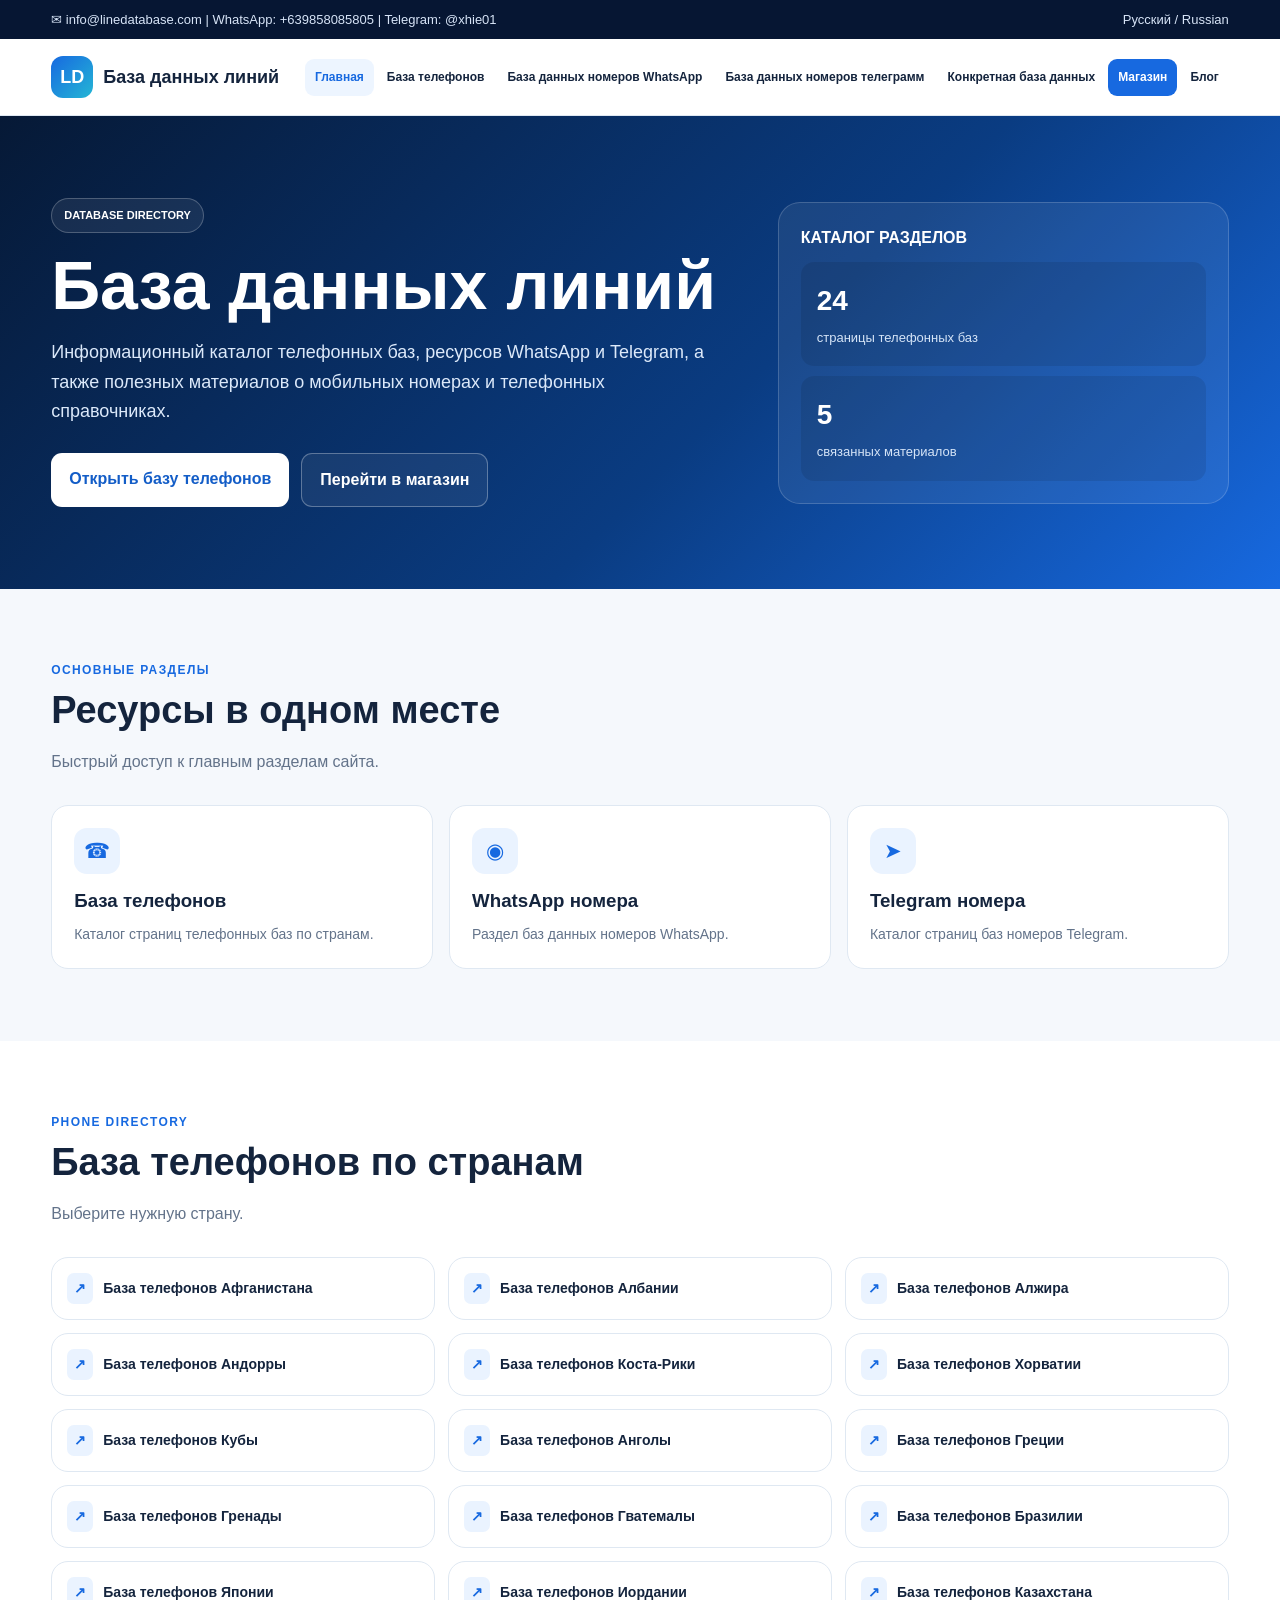
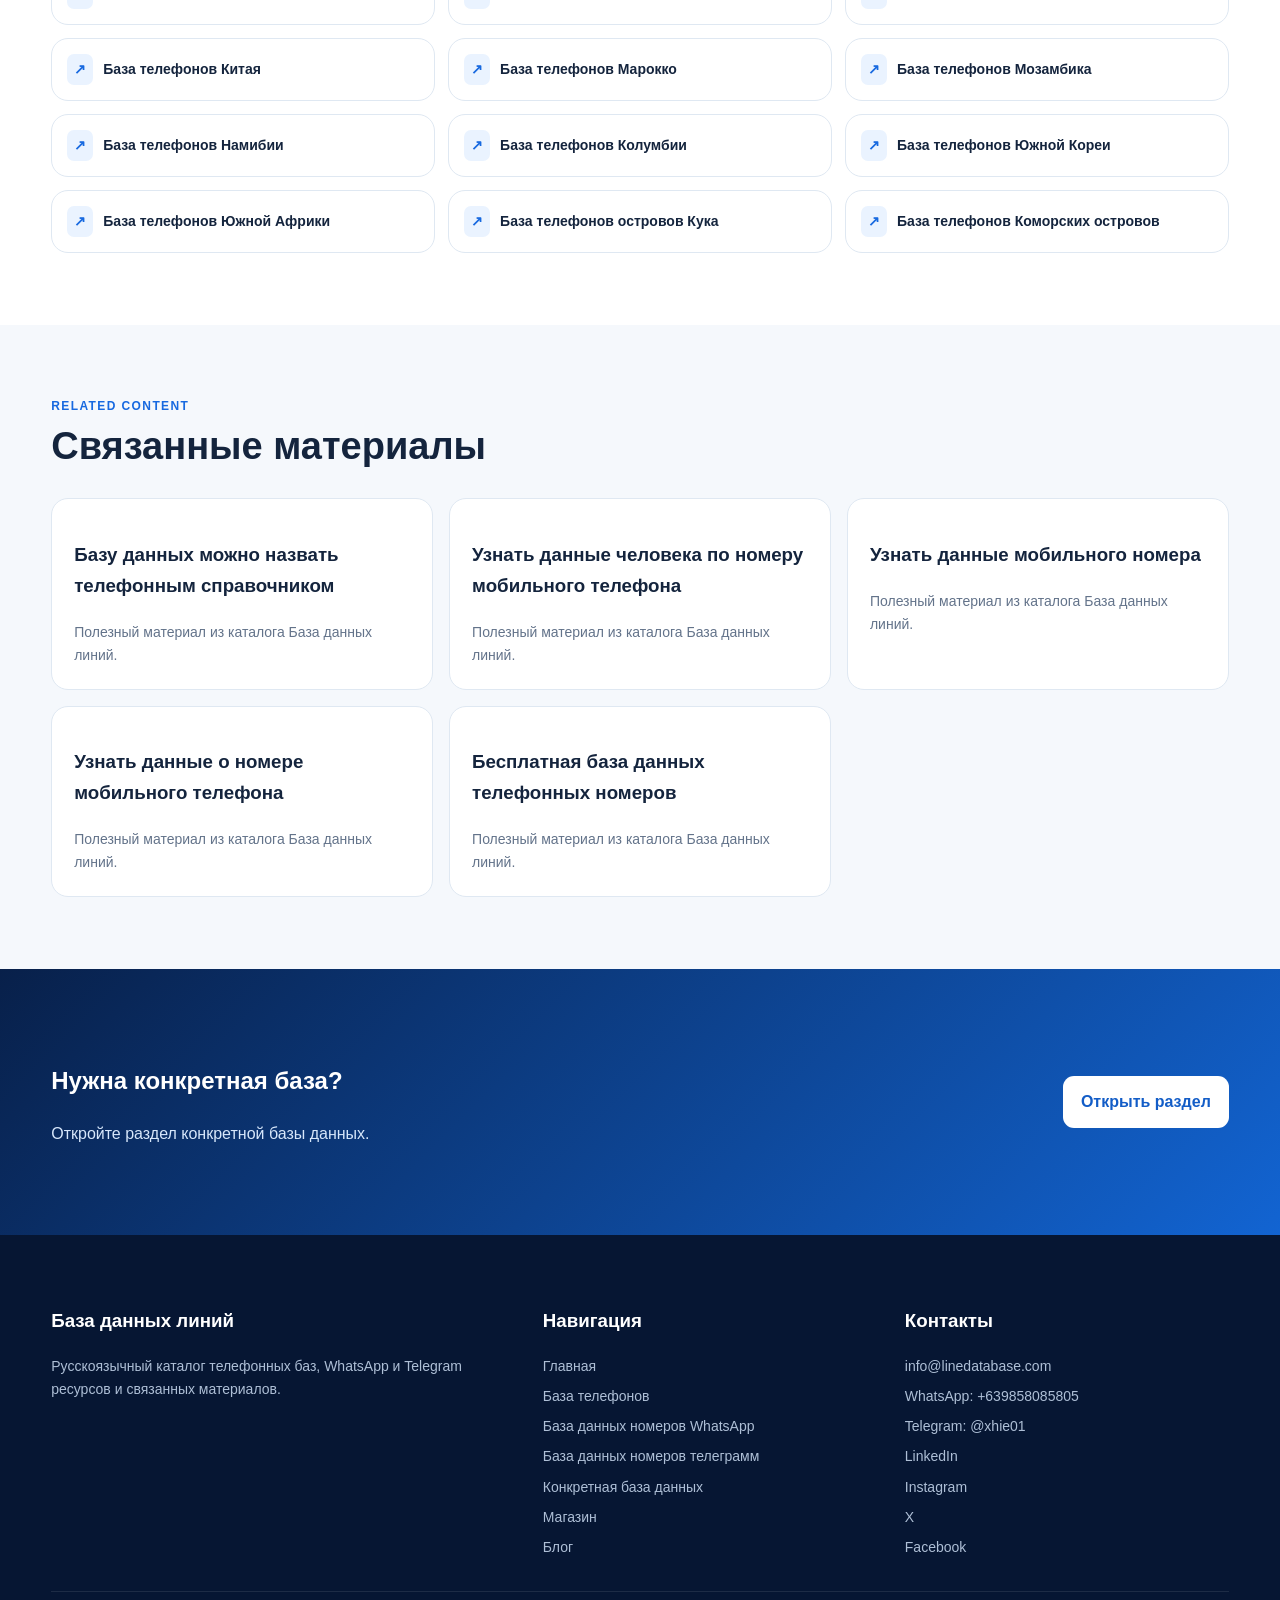
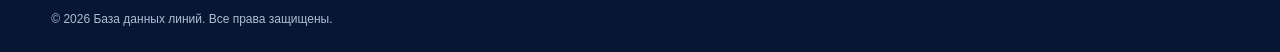
<file: index.html>
<!doctype html><html lang="ru"><head><meta charset="utf-8"><meta name="viewport" content="width=device-width,initial-scale=1"><title>База данных линий | Телефонные базы</title><meta name="description" content="База данных линий — телефонные базы, WhatsApp и Telegram ресурсы."><link rel="stylesheet" href="style.css"></head><body><div class="topbar"><div class="container"><span>✉ info@linedatabase.com | WhatsApp: +639858085805 | Telegram: @xhie01</span><span>Русский / Russian</span></div></div><header class="header"><div class="container nav"><a class="brand" href="index.html"><span class="brand-mark">LD</span>База данных линий</a><nav class="menu"><a class="active " href="index.html">Главная</a><a class="" href="phone-base.html">База телефонов</a><a class="" href="whatsapp-number-database.html">База данных номеров WhatsApp</a><a class="" href="telegram-number-database.html">База данных номеров телеграмм</a><a class="" href="specific-database.html">Конкретная база данных</a><a class="shop" href="shop.html">Магазин</a><a class="" href="blog.html">Блог</a></nav></div></header><section class="hero"><div class="container hero-grid"><div><span class="badge">DATABASE DIRECTORY</span><h1>База данных линий</h1><p>Информационный каталог телефонных баз, ресурсов WhatsApp и Telegram, а также полезных материалов о мобильных номерах и телефонных справочниках.</p><div class="buttons"><a class="btn btn-light" href="phone-base.html">Открыть базу телефонов</a><a class="btn btn-outline" href="shop.html">Перейти в магазин</a></div></div><div class="hero-card"><strong>КАТАЛОГ РАЗДЕЛОВ</strong><div class="metric"><strong>24</strong><span>страницы телефонных баз</span></div><div class="metric"><strong>5</strong><span>связанных материалов</span></div></div></div></section><section><div class="container"><div class="section-head"><div class="eyebrow">ОСНОВНЫЕ РАЗДЕЛЫ</div><h2>Ресурсы в одном месте</h2><p>Быстрый доступ к главным разделам сайта.</p></div><div class="cards"><a class="feature" href="phone-base.html"><div class="icon">☎</div><h3>База телефонов</h3><p>Каталог страниц телефонных баз по странам.</p></a><a class="feature" href="whatsapp-number-database.html"><div class="icon">◉</div><h3>WhatsApp номера</h3><p>Раздел баз данных номеров WhatsApp.</p></a><a class="feature" href="telegram-number-database.html"><div class="icon">➤</div><h3>Telegram номера</h3><p>Каталог страниц баз номеров Telegram.</p></a></div></div></section><section class="directory"><div class="container"><div class="section-head"><div class="eyebrow">PHONE DIRECTORY</div><h2>База телефонов по странам</h2><p>Выберите нужную страну.</p></div><div class="country-grid"><a class="country" href="https://linedatabase.com/afghanistan-phone-base/" target="_blank"><i>↗</i>База телефонов Афганистана</a><a class="country" href="https://linedatabase.com/albania-phone-base/" target="_blank"><i>↗</i>База телефонов Албании</a><a class="country" href="https://linedatabase.com/algeria-phone-base/" target="_blank"><i>↗</i>База телефонов Алжира</a><a class="country" href="https://linedatabase.com/andorra-phone-base/" target="_blank"><i>↗</i>База телефонов Андорры</a><a class="country" href="https://linedatabase.com/costa-rica-phone-base/" target="_blank"><i>↗</i>База телефонов Коста-Рики</a><a class="country" href="https://linedatabase.com/croatia-phone-base/" target="_blank"><i>↗</i>База телефонов Хорватии</a><a class="country" href="https://linedatabase.com/cuba-phone-base/" target="_blank"><i>↗</i>База телефонов Кубы</a><a class="country" href="https://linedatabase.com/angola-phone-base/" target="_blank"><i>↗</i>База телефонов Анголы</a><a class="country" href="https://linedatabase.com/greece-phone-base/" target="_blank"><i>↗</i>База телефонов Греции</a><a class="country" href="https://linedatabase.com/grenada-phone-base/" target="_blank"><i>↗</i>База телефонов Гренады</a><a class="country" href="https://linedatabase.com/guatemala-phone-base/" target="_blank"><i>↗</i>База телефонов Гватемалы</a><a class="country" href="https://linedatabase.com/brazil-phone-base/" target="_blank"><i>↗</i>База телефонов Бразилии</a><a class="country" href="https://linedatabase.com/japan-phone-base/" target="_blank"><i>↗</i>База телефонов Японии</a><a class="country" href="https://linedatabase.com/jordan-phone-base/" target="_blank"><i>↗</i>База телефонов Иордании</a><a class="country" href="https://linedatabase.com/kazakhstan-phone-base/" target="_blank"><i>↗</i>База телефонов Казахстана</a><a class="country" href="https://linedatabase.com/china-phone-base/" target="_blank"><i>↗</i>База телефонов Китая</a><a class="country" href="https://linedatabase.com/morocco-phone-base/" target="_blank"><i>↗</i>База телефонов Марокко</a><a class="country" href="https://linedatabase.com/mozambique-phone-base/" target="_blank"><i>↗</i>База телефонов Мозамбика</a><a class="country" href="https://linedatabase.com/namibia-phone-base/" target="_blank"><i>↗</i>База телефонов Намибии</a><a class="country" href="https://linedatabase.com/colombia-phone-base/" target="_blank"><i>↗</i>База телефонов Колумбии</a><a class="country" href="https://linedatabase.com/south-korea-phone-base/" target="_blank"><i>↗</i>База телефонов Южной Кореи</a><a class="country" href="https://linedatabase.com/south-africa-phone-base/" target="_blank"><i>↗</i>База телефонов Южной Африки</a><a class="country" href="https://linedatabase.com/cook-islands-phone-base/" target="_blank"><i>↗</i>База телефонов островов Кука</a><a class="country" href="https://linedatabase.com/comoros-phone-base/" target="_blank"><i>↗</i>База телефонов Коморских островов</a></div></div></section><section><div class="container"><div class="section-head"><div class="eyebrow">RELATED CONTENT</div><h2>Связанные материалы</h2></div><div class="cards"><a class="article" href="https://linedatabase.com/a-database-can-be-called-a-telephone-directory" target="_blank"><h3>Базу данных можно назвать телефонным справочником</h3><p>Полезный материал из каталога База данных линий.</p></a><a class="article" href="https://linedatabase.com/find-out-a-persons-data-by-mobile-number/" target="_blank"><h3>Узнать данные человека по номеру мобильного телефона</h3><p>Полезный материал из каталога База данных линий.</p></a><a class="article" href="https://linedatabase.com/find-out-mobile-number-data/" target="_blank"><h3>Узнать данные мобильного номера</h3><p>Полезный материал из каталога База данных линий.</p></a><a class="article" href="https://linedatabase.com/find-out-mobile-phone-number-data/" target="_blank"><h3>Узнать данные о номере мобильного телефона</h3><p>Полезный материал из каталога База данных линий.</p></a><a class="article" href="https://linedatabase.com/free-database-of-telephone-numbers/" target="_blank"><h3>Бесплатная база данных телефонных номеров</h3><p>Полезный материал из каталога База данных линий.</p></a></div></div></section><section class="cta"><div class="container"><div><h2>Нужна конкретная база?</h2><p>Откройте раздел конкретной базы данных.</p></div><a class="btn btn-light" href="specific-database.html">Открыть раздел</a></div></section><footer class="footer"><div class="container"><div class="footer-grid"><div><h3>База данных линий</h3><p>Русскоязычный каталог телефонных баз, WhatsApp и Telegram ресурсов и связанных материалов.</p></div><div><h3>Навигация</h3><div class="footer-links"><a href="index.html">Главная</a><a href="phone-base.html">База телефонов</a><a href="whatsapp-number-database.html">База данных номеров WhatsApp</a><a href="telegram-number-database.html">База данных номеров телеграмм</a><a href="specific-database.html">Конкретная база данных</a><a href="shop.html">Магазин</a><a href="blog.html">Блог</a></div></div><div><h3>Контакты</h3><div class="footer-links"><a href="mailto:info@linedatabase.com">info@linedatabase.com</a><a href="https://wa.me/639858085805">WhatsApp: +639858085805</a><a href="https://t.me/xhie01">Telegram: @xhie01</a><a href="https://www.linkedin.com/company/linedatabase">LinkedIn</a><a href="https://www.instagram.com/linedatabases/">Instagram</a><a href="https://x.com/linedatabase">X</a><a href="https://www.facebook.com/linedatabase">Facebook</a></div></div></div><div class="copyright">© 2026 База данных линий. Все права защищены.</div></div></footer></body></html>
</file>
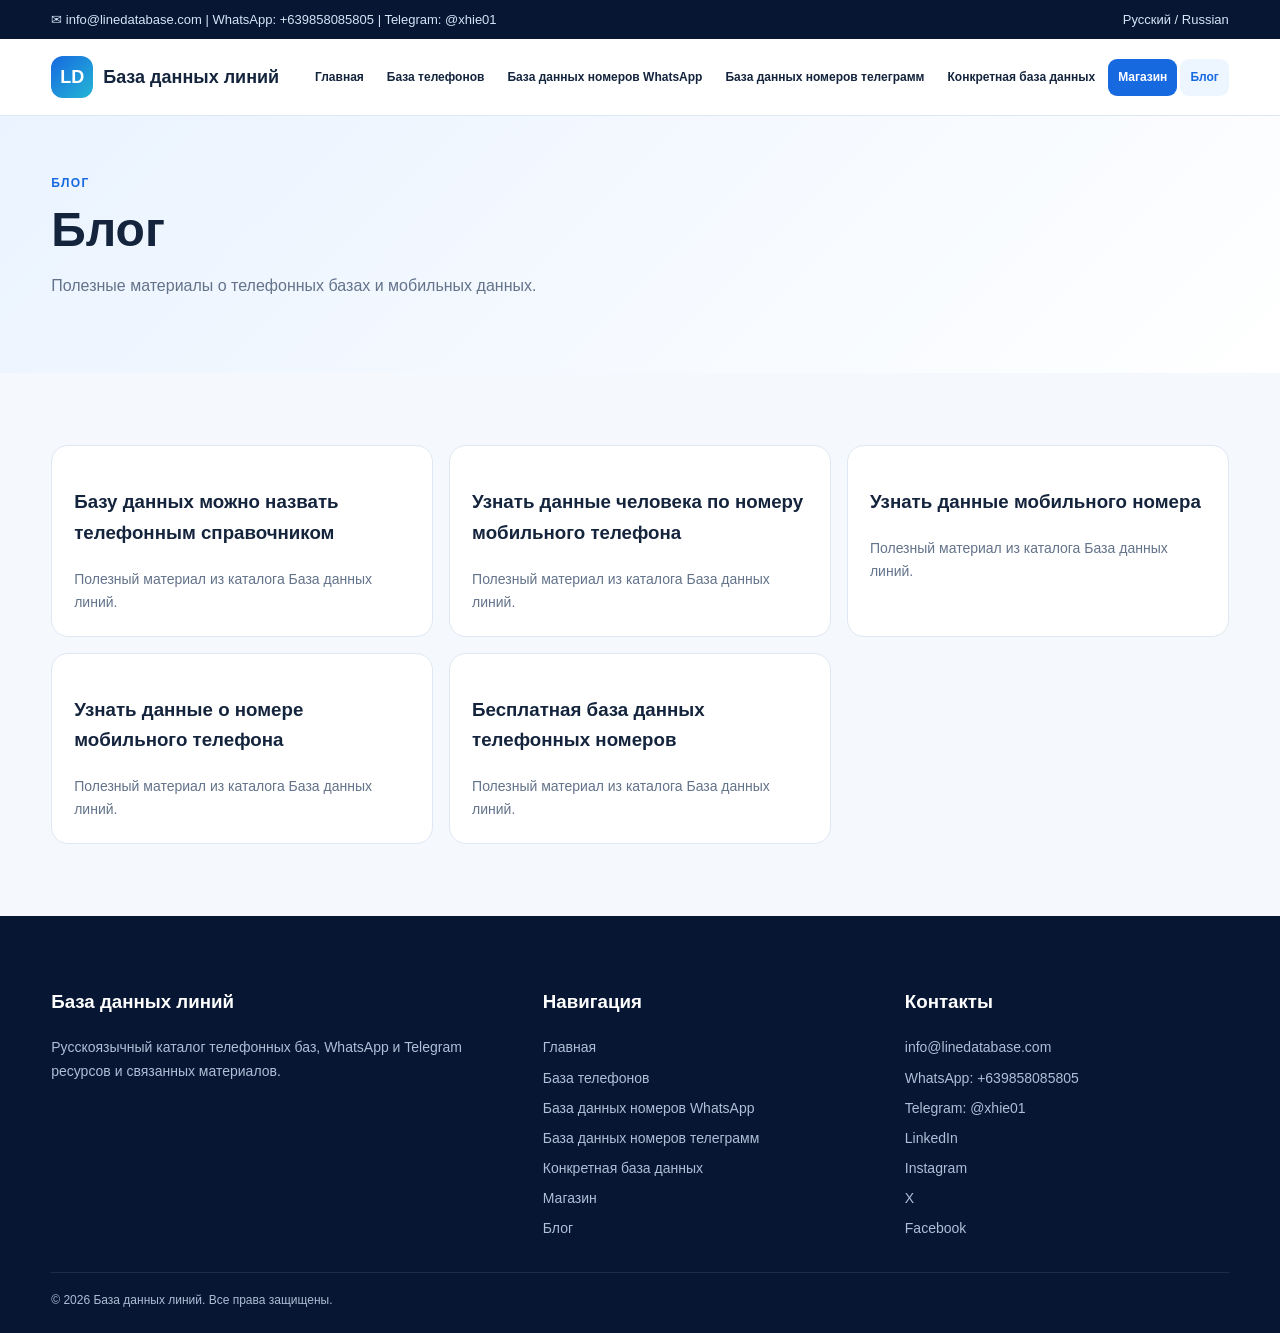
<file: blog.html>
<!doctype html><html lang="ru"><head><meta charset="utf-8"><meta name="viewport" content="width=device-width,initial-scale=1"><title>Блог</title><meta name="description" content="Полезные материалы о телефонных базах и мобильных данных."><link rel="stylesheet" href="style.css"></head><body><div class="topbar"><div class="container"><span>✉ info@linedatabase.com | WhatsApp: +639858085805 | Telegram: @xhie01</span><span>Русский / Russian</span></div></div><header class="header"><div class="container nav"><a class="brand" href="index.html"><span class="brand-mark">LD</span>База данных линий</a><nav class="menu"><a class="" href="index.html">Главная</a><a class="" href="phone-base.html">База телефонов</a><a class="" href="whatsapp-number-database.html">База данных номеров WhatsApp</a><a class="" href="telegram-number-database.html">База данных номеров телеграмм</a><a class="" href="specific-database.html">Конкретная база данных</a><a class="shop" href="shop.html">Магазин</a><a class="active " href="blog.html">Блог</a></nav></div></header><section class="page-hero"><div class="container"><div class="eyebrow">БЛОГ</div><h1>Блог</h1><p>Полезные материалы о телефонных базах и мобильных данных.</p></div></section><section><div class="container"><div class="cards"><a class="article" href="https://linedatabase.com/a-database-can-be-called-a-telephone-directory" target="_blank"><h3>Базу данных можно назвать телефонным справочником</h3><p>Полезный материал из каталога База данных линий.</p></a><a class="article" href="https://linedatabase.com/find-out-a-persons-data-by-mobile-number/" target="_blank"><h3>Узнать данные человека по номеру мобильного телефона</h3><p>Полезный материал из каталога База данных линий.</p></a><a class="article" href="https://linedatabase.com/find-out-mobile-number-data/" target="_blank"><h3>Узнать данные мобильного номера</h3><p>Полезный материал из каталога База данных линий.</p></a><a class="article" href="https://linedatabase.com/find-out-mobile-phone-number-data/" target="_blank"><h3>Узнать данные о номере мобильного телефона</h3><p>Полезный материал из каталога База данных линий.</p></a><a class="article" href="https://linedatabase.com/free-database-of-telephone-numbers/" target="_blank"><h3>Бесплатная база данных телефонных номеров</h3><p>Полезный материал из каталога База данных линий.</p></a></div></div></section><footer class="footer"><div class="container"><div class="footer-grid"><div><h3>База данных линий</h3><p>Русскоязычный каталог телефонных баз, WhatsApp и Telegram ресурсов и связанных материалов.</p></div><div><h3>Навигация</h3><div class="footer-links"><a href="index.html">Главная</a><a href="phone-base.html">База телефонов</a><a href="whatsapp-number-database.html">База данных номеров WhatsApp</a><a href="telegram-number-database.html">База данных номеров телеграмм</a><a href="specific-database.html">Конкретная база данных</a><a href="shop.html">Магазин</a><a href="blog.html">Блог</a></div></div><div><h3>Контакты</h3><div class="footer-links"><a href="mailto:info@linedatabase.com">info@linedatabase.com</a><a href="https://wa.me/639858085805">WhatsApp: +639858085805</a><a href="https://t.me/xhie01">Telegram: @xhie01</a><a href="https://www.linkedin.com/company/linedatabase">LinkedIn</a><a href="https://www.instagram.com/linedatabases/">Instagram</a><a href="https://x.com/linedatabase">X</a><a href="https://www.facebook.com/linedatabase">Facebook</a></div></div></div><div class="copyright">© 2026 База данных линий. Все права защищены.</div></div></footer></body></html>
</file>
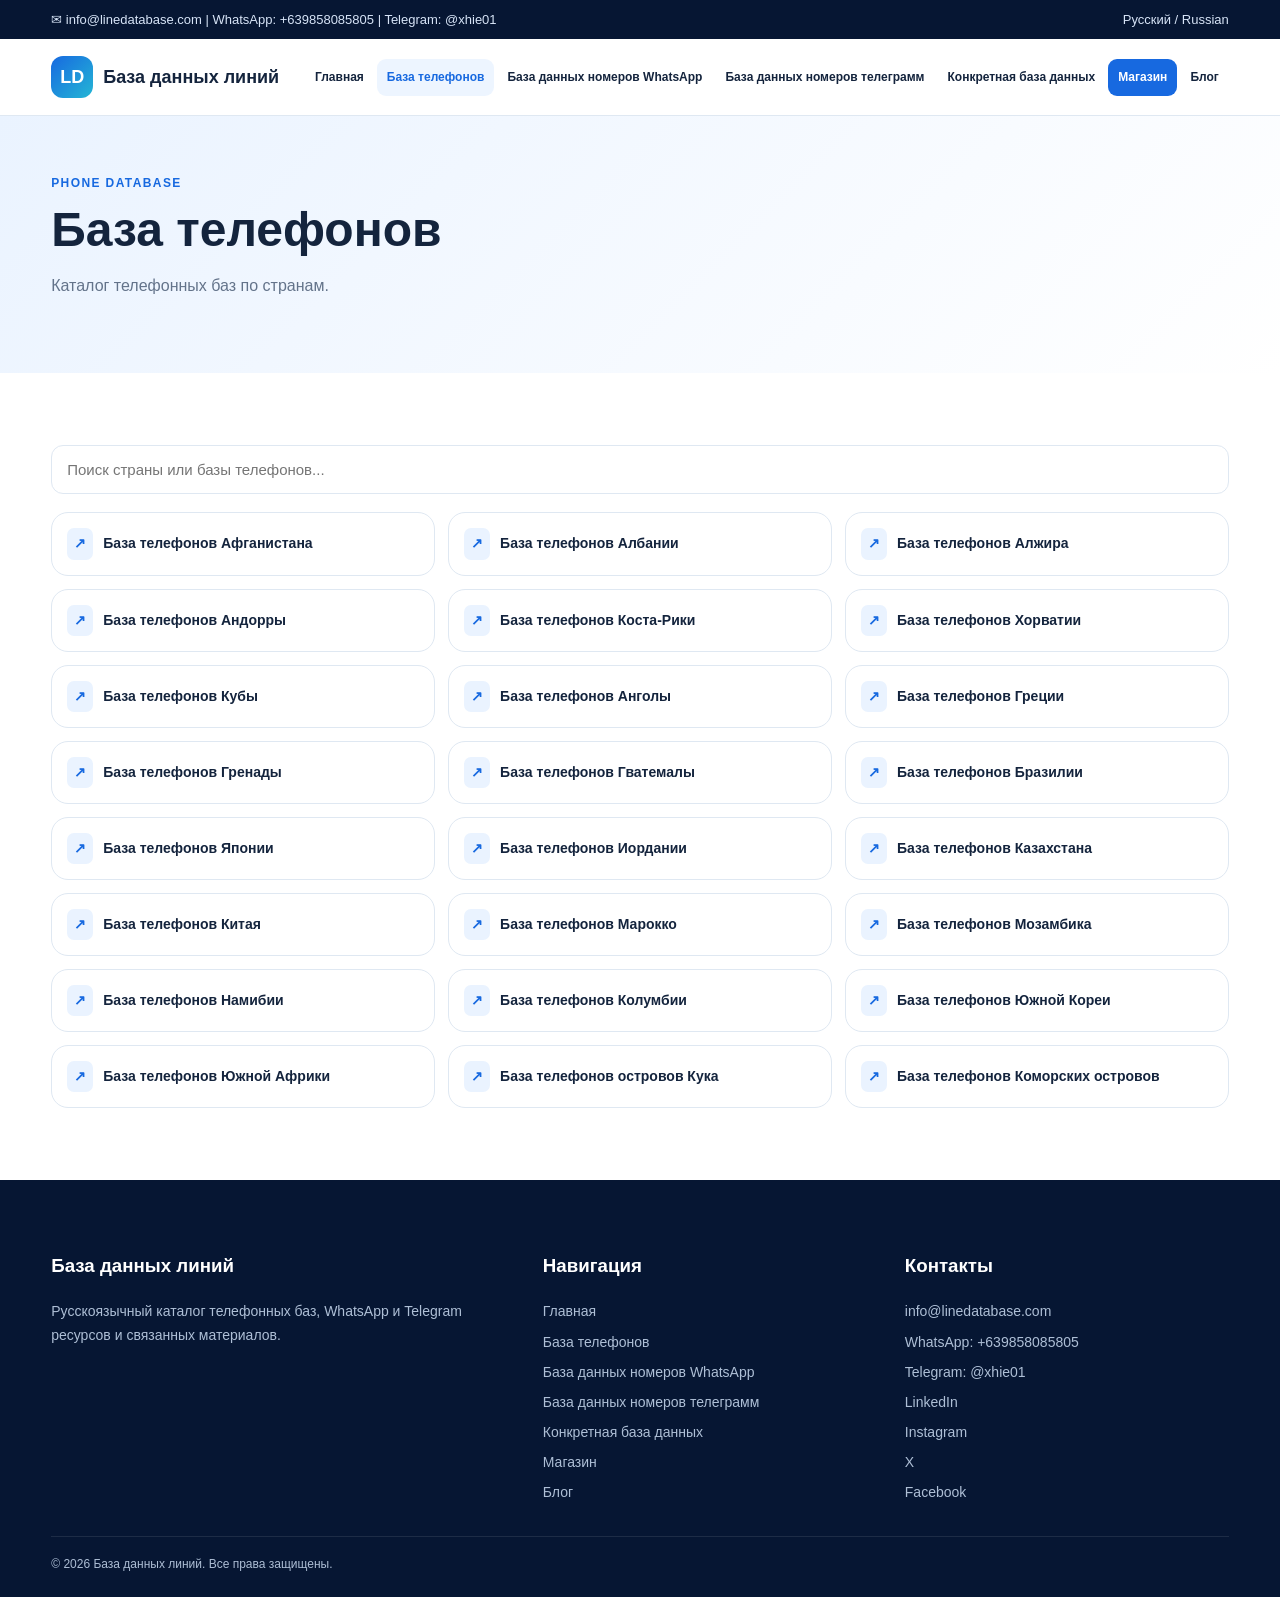
<file: phone-base.html>
<!doctype html><html lang="ru"><head><meta charset="utf-8"><meta name="viewport" content="width=device-width,initial-scale=1"><title>База телефонов | База данных линий</title><meta name="description" content="База данных линий"><link rel="stylesheet" href="style.css"></head><body><div class="topbar"><div class="container"><span>✉ info@linedatabase.com | WhatsApp: +639858085805 | Telegram: @xhie01</span><span>Русский / Russian</span></div></div><header class="header"><div class="container nav"><a class="brand" href="index.html"><span class="brand-mark">LD</span>База данных линий</a><nav class="menu"><a class="" href="index.html">Главная</a><a class="active " href="phone-base.html">База телефонов</a><a class="" href="whatsapp-number-database.html">База данных номеров WhatsApp</a><a class="" href="telegram-number-database.html">База данных номеров телеграмм</a><a class="" href="specific-database.html">Конкретная база данных</a><a class="shop" href="shop.html">Магазин</a><a class="" href="blog.html">Блог</a></nav></div></header><section class="page-hero"><div class="container"><div class="eyebrow">PHONE DATABASE</div><h1>База телефонов</h1><p>Каталог телефонных баз по странам.</p></div></section><section class="directory"><div class="container"><input id="search" class="search" placeholder="Поиск страны или базы телефонов..."><div id="grid" class="country-grid"><a class="country" href="https://linedatabase.com/afghanistan-phone-base/" target="_blank"><i>↗</i>База телефонов Афганистана</a><a class="country" href="https://linedatabase.com/albania-phone-base/" target="_blank"><i>↗</i>База телефонов Албании</a><a class="country" href="https://linedatabase.com/algeria-phone-base/" target="_blank"><i>↗</i>База телефонов Алжира</a><a class="country" href="https://linedatabase.com/andorra-phone-base/" target="_blank"><i>↗</i>База телефонов Андорры</a><a class="country" href="https://linedatabase.com/costa-rica-phone-base/" target="_blank"><i>↗</i>База телефонов Коста-Рики</a><a class="country" href="https://linedatabase.com/croatia-phone-base/" target="_blank"><i>↗</i>База телефонов Хорватии</a><a class="country" href="https://linedatabase.com/cuba-phone-base/" target="_blank"><i>↗</i>База телефонов Кубы</a><a class="country" href="https://linedatabase.com/angola-phone-base/" target="_blank"><i>↗</i>База телефонов Анголы</a><a class="country" href="https://linedatabase.com/greece-phone-base/" target="_blank"><i>↗</i>База телефонов Греции</a><a class="country" href="https://linedatabase.com/grenada-phone-base/" target="_blank"><i>↗</i>База телефонов Гренады</a><a class="country" href="https://linedatabase.com/guatemala-phone-base/" target="_blank"><i>↗</i>База телефонов Гватемалы</a><a class="country" href="https://linedatabase.com/brazil-phone-base/" target="_blank"><i>↗</i>База телефонов Бразилии</a><a class="country" href="https://linedatabase.com/japan-phone-base/" target="_blank"><i>↗</i>База телефонов Японии</a><a class="country" href="https://linedatabase.com/jordan-phone-base/" target="_blank"><i>↗</i>База телефонов Иордании</a><a class="country" href="https://linedatabase.com/kazakhstan-phone-base/" target="_blank"><i>↗</i>База телефонов Казахстана</a><a class="country" href="https://linedatabase.com/china-phone-base/" target="_blank"><i>↗</i>База телефонов Китая</a><a class="country" href="https://linedatabase.com/morocco-phone-base/" target="_blank"><i>↗</i>База телефонов Марокко</a><a class="country" href="https://linedatabase.com/mozambique-phone-base/" target="_blank"><i>↗</i>База телефонов Мозамбика</a><a class="country" href="https://linedatabase.com/namibia-phone-base/" target="_blank"><i>↗</i>База телефонов Намибии</a><a class="country" href="https://linedatabase.com/colombia-phone-base/" target="_blank"><i>↗</i>База телефонов Колумбии</a><a class="country" href="https://linedatabase.com/south-korea-phone-base/" target="_blank"><i>↗</i>База телефонов Южной Кореи</a><a class="country" href="https://linedatabase.com/south-africa-phone-base/" target="_blank"><i>↗</i>База телефонов Южной Африки</a><a class="country" href="https://linedatabase.com/cook-islands-phone-base/" target="_blank"><i>↗</i>База телефонов островов Кука</a><a class="country" href="https://linedatabase.com/comoros-phone-base/" target="_blank"><i>↗</i>База телефонов Коморских островов</a></div></div></section><script>const s=document.getElementById('search'),g=document.getElementById('grid');s.addEventListener('input',()=>{const q=s.value.toLowerCase();g.querySelectorAll('.country').forEach(x=>x.style.display=x.textContent.toLowerCase().includes(q)?'flex':'none')});</script><footer class="footer"><div class="container"><div class="footer-grid"><div><h3>База данных линий</h3><p>Русскоязычный каталог телефонных баз, WhatsApp и Telegram ресурсов и связанных материалов.</p></div><div><h3>Навигация</h3><div class="footer-links"><a href="index.html">Главная</a><a href="phone-base.html">База телефонов</a><a href="whatsapp-number-database.html">База данных номеров WhatsApp</a><a href="telegram-number-database.html">База данных номеров телеграмм</a><a href="specific-database.html">Конкретная база данных</a><a href="shop.html">Магазин</a><a href="blog.html">Блог</a></div></div><div><h3>Контакты</h3><div class="footer-links"><a href="mailto:info@linedatabase.com">info@linedatabase.com</a><a href="https://wa.me/639858085805">WhatsApp: +639858085805</a><a href="https://t.me/xhie01">Telegram: @xhie01</a><a href="https://www.linkedin.com/company/linedatabase">LinkedIn</a><a href="https://www.instagram.com/linedatabases/">Instagram</a><a href="https://x.com/linedatabase">X</a><a href="https://www.facebook.com/linedatabase">Facebook</a></div></div></div><div class="copyright">© 2026 База данных линий. Все права защищены.</div></div></footer></body></html>
</file>
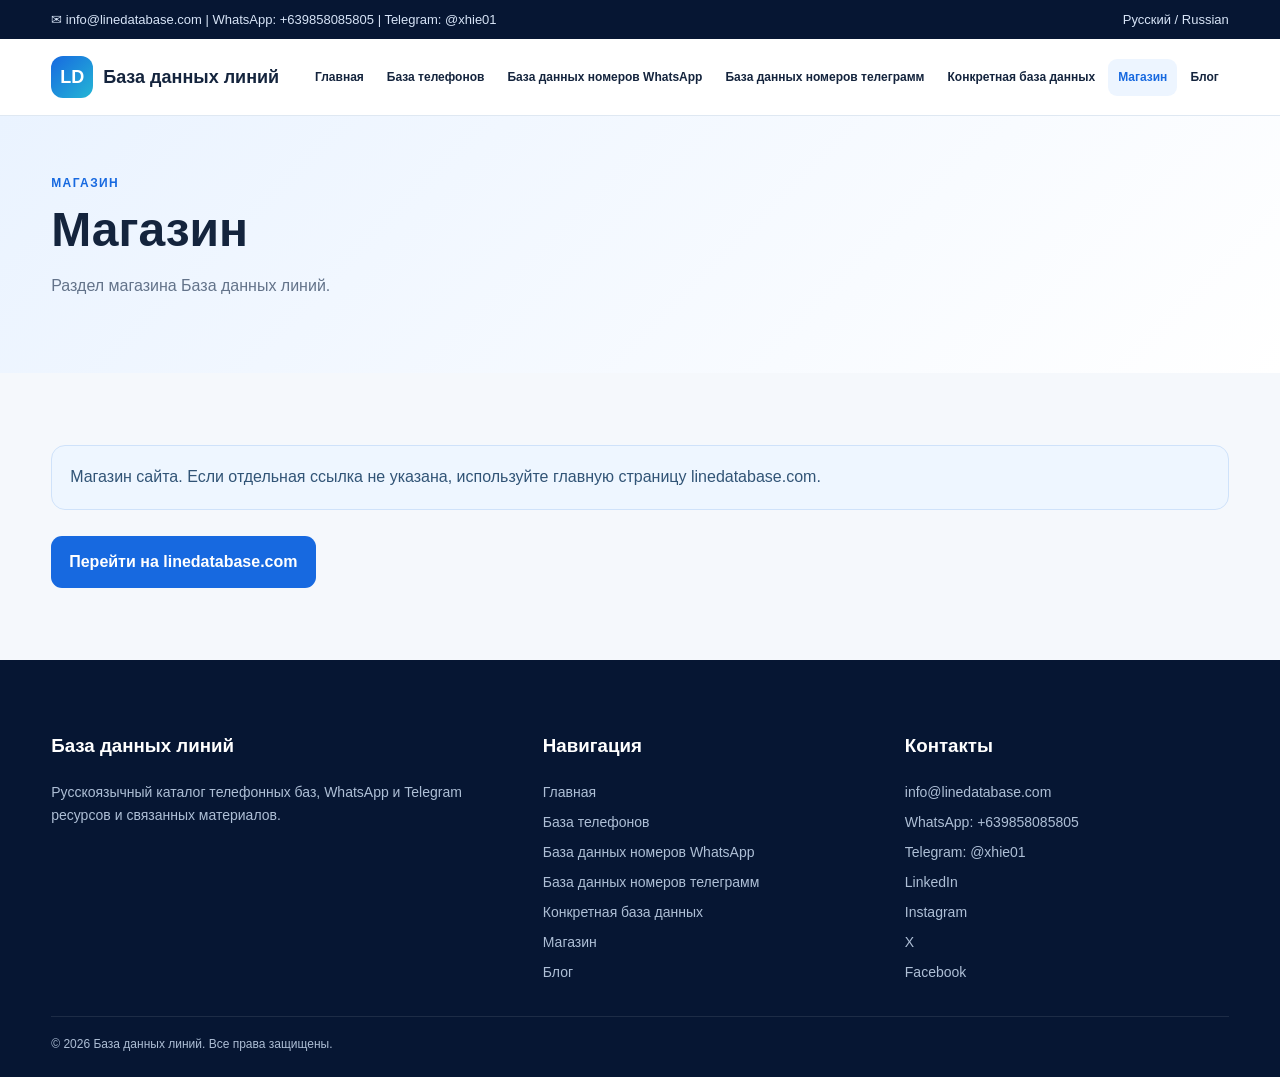
<file: shop.html>
<!doctype html><html lang="ru"><head><meta charset="utf-8"><meta name="viewport" content="width=device-width,initial-scale=1"><title>Магазин</title><meta name="description" content="Раздел магазина База данных линий."><link rel="stylesheet" href="style.css"></head><body><div class="topbar"><div class="container"><span>✉ info@linedatabase.com | WhatsApp: +639858085805 | Telegram: @xhie01</span><span>Русский / Russian</span></div></div><header class="header"><div class="container nav"><a class="brand" href="index.html"><span class="brand-mark">LD</span>База данных линий</a><nav class="menu"><a class="" href="index.html">Главная</a><a class="" href="phone-base.html">База телефонов</a><a class="" href="whatsapp-number-database.html">База данных номеров WhatsApp</a><a class="" href="telegram-number-database.html">База данных номеров телеграмм</a><a class="" href="specific-database.html">Конкретная база данных</a><a class="active shop" href="shop.html">Магазин</a><a class="" href="blog.html">Блог</a></nav></div></header><section class="page-hero"><div class="container"><div class="eyebrow">МАГАЗИН</div><h1>Магазин</h1><p>Раздел магазина База данных линий.</p></div></section><section><div class="container"><div class="notice">Магазин сайта. Если отдельная ссылка не указана, используйте главную страницу linedatabase.com.</div><div class="buttons"><a class="btn btn-light" style="background:#1769e0;color:#fff" href="https://linedatabase.com/" target="_blank">Перейти на linedatabase.com</a></div></div></section><footer class="footer"><div class="container"><div class="footer-grid"><div><h3>База данных линий</h3><p>Русскоязычный каталог телефонных баз, WhatsApp и Telegram ресурсов и связанных материалов.</p></div><div><h3>Навигация</h3><div class="footer-links"><a href="index.html">Главная</a><a href="phone-base.html">База телефонов</a><a href="whatsapp-number-database.html">База данных номеров WhatsApp</a><a href="telegram-number-database.html">База данных номеров телеграмм</a><a href="specific-database.html">Конкретная база данных</a><a href="shop.html">Магазин</a><a href="blog.html">Блог</a></div></div><div><h3>Контакты</h3><div class="footer-links"><a href="mailto:info@linedatabase.com">info@linedatabase.com</a><a href="https://wa.me/639858085805">WhatsApp: +639858085805</a><a href="https://t.me/xhie01">Telegram: @xhie01</a><a href="https://www.linkedin.com/company/linedatabase">LinkedIn</a><a href="https://www.instagram.com/linedatabases/">Instagram</a><a href="https://x.com/linedatabase">X</a><a href="https://www.facebook.com/linedatabase">Facebook</a></div></div></div><div class="copyright">© 2026 База данных линий. Все права защищены.</div></div></footer></body></html>
</file>
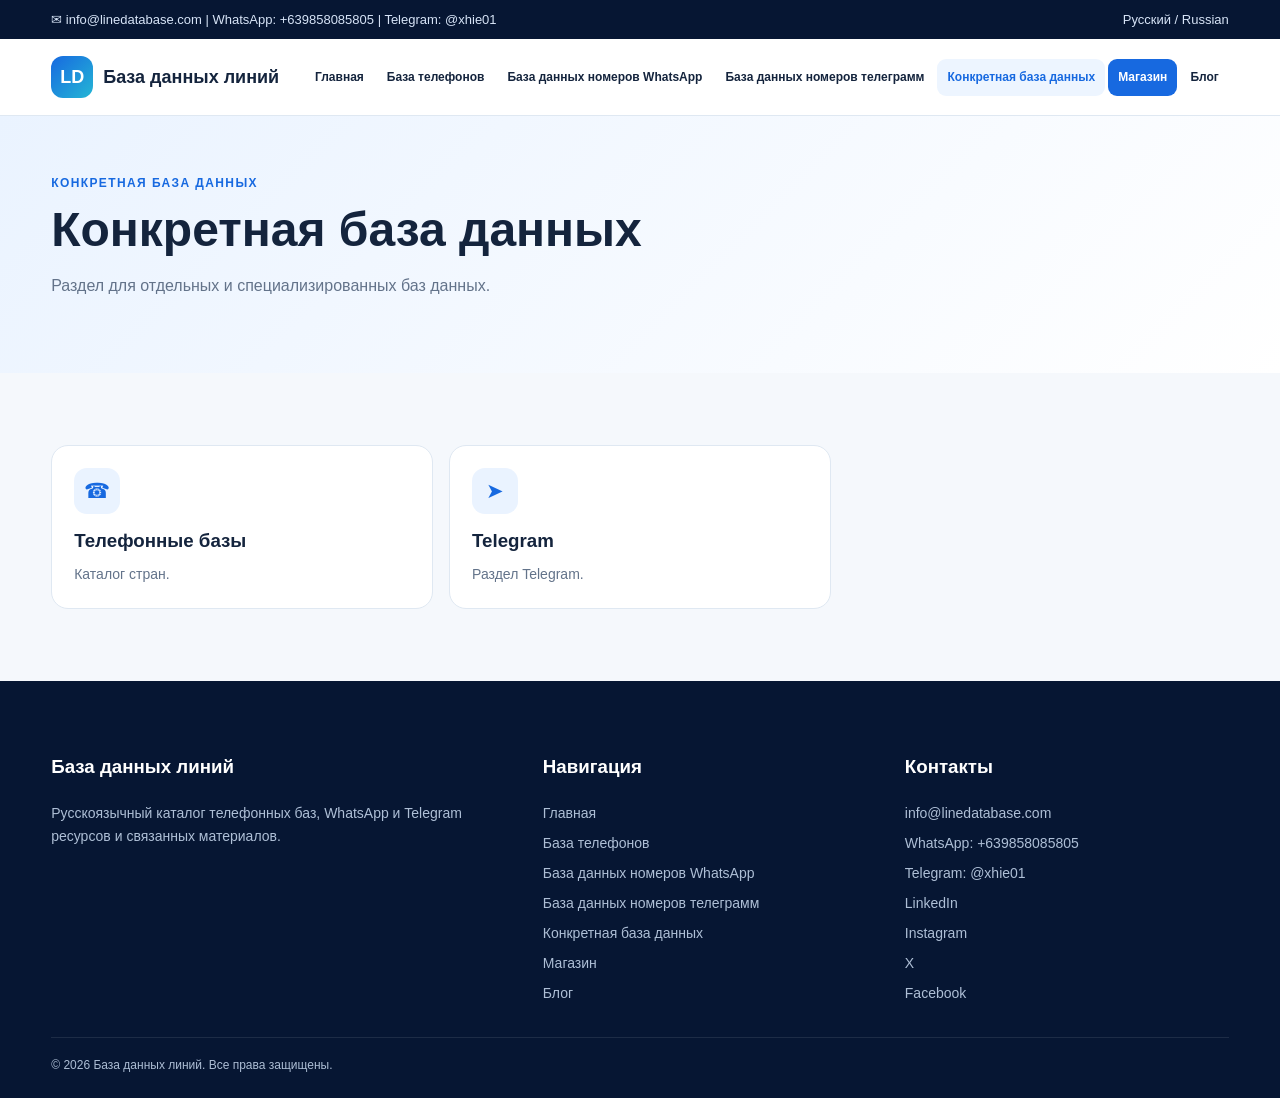
<file: specific-database.html>
<!doctype html><html lang="ru"><head><meta charset="utf-8"><meta name="viewport" content="width=device-width,initial-scale=1"><title>Конкретная база данных</title><meta name="description" content="Раздел для отдельных и специализированных баз данных."><link rel="stylesheet" href="style.css"></head><body><div class="topbar"><div class="container"><span>✉ info@linedatabase.com | WhatsApp: +639858085805 | Telegram: @xhie01</span><span>Русский / Russian</span></div></div><header class="header"><div class="container nav"><a class="brand" href="index.html"><span class="brand-mark">LD</span>База данных линий</a><nav class="menu"><a class="" href="index.html">Главная</a><a class="" href="phone-base.html">База телефонов</a><a class="" href="whatsapp-number-database.html">База данных номеров WhatsApp</a><a class="" href="telegram-number-database.html">База данных номеров телеграмм</a><a class="active " href="specific-database.html">Конкретная база данных</a><a class="shop" href="shop.html">Магазин</a><a class="" href="blog.html">Блог</a></nav></div></header><section class="page-hero"><div class="container"><div class="eyebrow">КОНКРЕТНАЯ БАЗА ДАННЫХ</div><h1>Конкретная база данных</h1><p>Раздел для отдельных и специализированных баз данных.</p></div></section><section><div class="container"><div class="cards"><a class="feature" href="phone-base.html"><div class="icon">☎</div><h3>Телефонные базы</h3><p>Каталог стран.</p></a><a class="feature" href="telegram-number-database.html"><div class="icon">➤</div><h3>Telegram</h3><p>Раздел Telegram.</p></a></div></div></section><footer class="footer"><div class="container"><div class="footer-grid"><div><h3>База данных линий</h3><p>Русскоязычный каталог телефонных баз, WhatsApp и Telegram ресурсов и связанных материалов.</p></div><div><h3>Навигация</h3><div class="footer-links"><a href="index.html">Главная</a><a href="phone-base.html">База телефонов</a><a href="whatsapp-number-database.html">База данных номеров WhatsApp</a><a href="telegram-number-database.html">База данных номеров телеграмм</a><a href="specific-database.html">Конкретная база данных</a><a href="shop.html">Магазин</a><a href="blog.html">Блог</a></div></div><div><h3>Контакты</h3><div class="footer-links"><a href="mailto:info@linedatabase.com">info@linedatabase.com</a><a href="https://wa.me/639858085805">WhatsApp: +639858085805</a><a href="https://t.me/xhie01">Telegram: @xhie01</a><a href="https://www.linkedin.com/company/linedatabase">LinkedIn</a><a href="https://www.instagram.com/linedatabases/">Instagram</a><a href="https://x.com/linedatabase">X</a><a href="https://www.facebook.com/linedatabase">Facebook</a></div></div></div><div class="copyright">© 2026 База данных линий. Все права защищены.</div></div></footer></body></html>
</file>
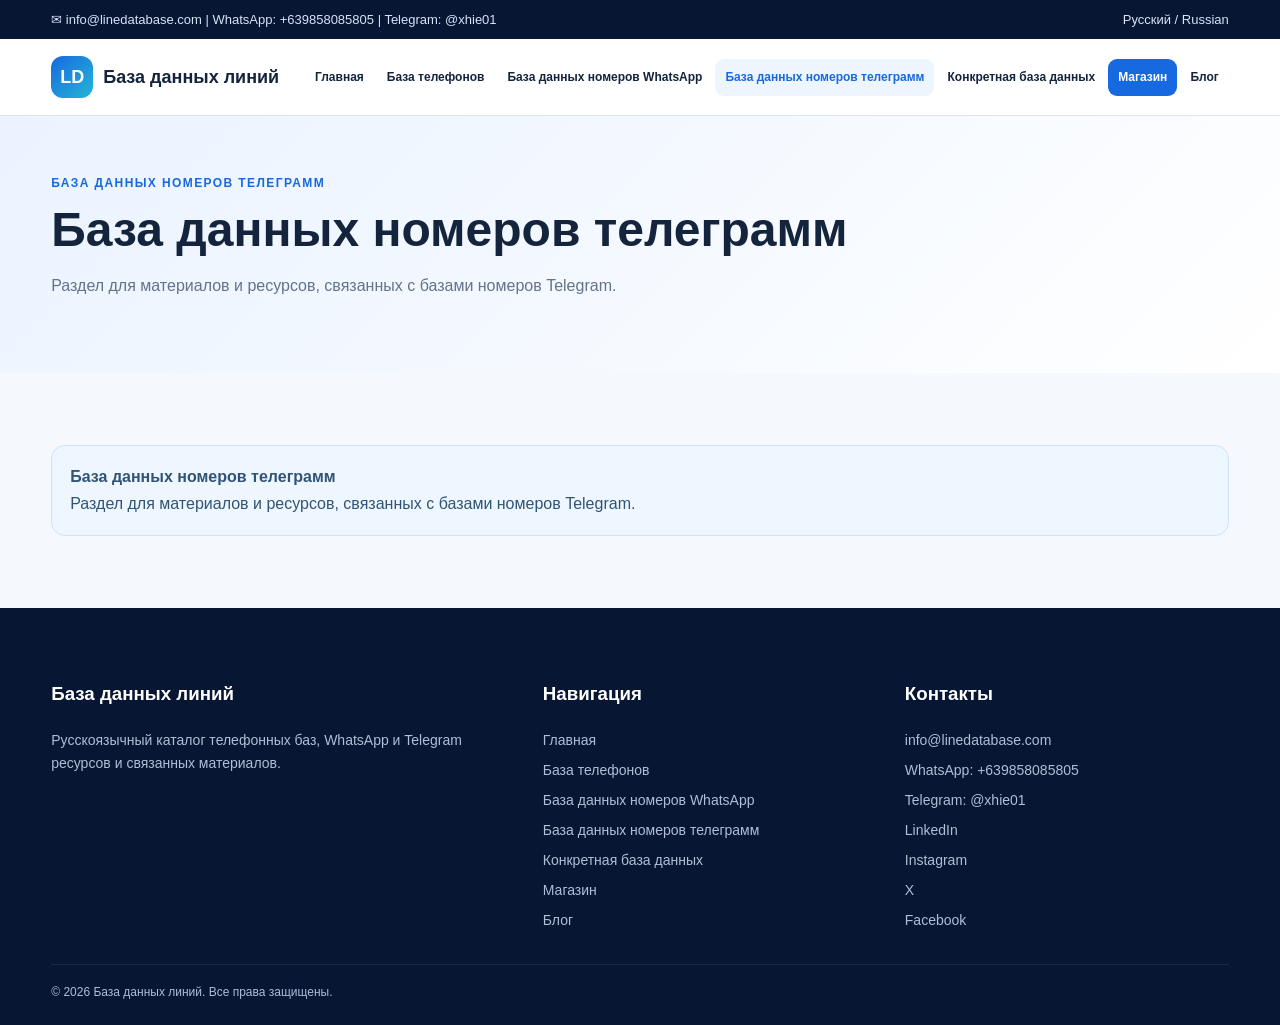
<file: telegram-number-database.html>
<!doctype html><html lang="ru"><head><meta charset="utf-8"><meta name="viewport" content="width=device-width,initial-scale=1"><title>База данных номеров телеграмм</title><meta name="description" content="Раздел для материалов и ресурсов, связанных с базами номеров Telegram."><link rel="stylesheet" href="style.css"></head><body><div class="topbar"><div class="container"><span>✉ info@linedatabase.com | WhatsApp: +639858085805 | Telegram: @xhie01</span><span>Русский / Russian</span></div></div><header class="header"><div class="container nav"><a class="brand" href="index.html"><span class="brand-mark">LD</span>База данных линий</a><nav class="menu"><a class="" href="index.html">Главная</a><a class="" href="phone-base.html">База телефонов</a><a class="" href="whatsapp-number-database.html">База данных номеров WhatsApp</a><a class="active " href="telegram-number-database.html">База данных номеров телеграмм</a><a class="" href="specific-database.html">Конкретная база данных</a><a class="shop" href="shop.html">Магазин</a><a class="" href="blog.html">Блог</a></nav></div></header><section class="page-hero"><div class="container"><div class="eyebrow">БАЗА ДАННЫХ НОМЕРОВ ТЕЛЕГРАММ</div><h1>База данных номеров телеграмм</h1><p>Раздел для материалов и ресурсов, связанных с базами номеров Telegram.</p></div></section><section><div class="container"><div class="notice"><strong>База данных номеров телеграмм</strong><br>Раздел для материалов и ресурсов, связанных с базами номеров Telegram.</div></div></section><footer class="footer"><div class="container"><div class="footer-grid"><div><h3>База данных линий</h3><p>Русскоязычный каталог телефонных баз, WhatsApp и Telegram ресурсов и связанных материалов.</p></div><div><h3>Навигация</h3><div class="footer-links"><a href="index.html">Главная</a><a href="phone-base.html">База телефонов</a><a href="whatsapp-number-database.html">База данных номеров WhatsApp</a><a href="telegram-number-database.html">База данных номеров телеграмм</a><a href="specific-database.html">Конкретная база данных</a><a href="shop.html">Магазин</a><a href="blog.html">Блог</a></div></div><div><h3>Контакты</h3><div class="footer-links"><a href="mailto:info@linedatabase.com">info@linedatabase.com</a><a href="https://wa.me/639858085805">WhatsApp: +639858085805</a><a href="https://t.me/xhie01">Telegram: @xhie01</a><a href="https://www.linkedin.com/company/linedatabase">LinkedIn</a><a href="https://www.instagram.com/linedatabases/">Instagram</a><a href="https://x.com/linedatabase">X</a><a href="https://www.facebook.com/linedatabase">Facebook</a></div></div></div><div class="copyright">© 2026 База данных линий. Все права защищены.</div></div></footer></body></html>
</file>
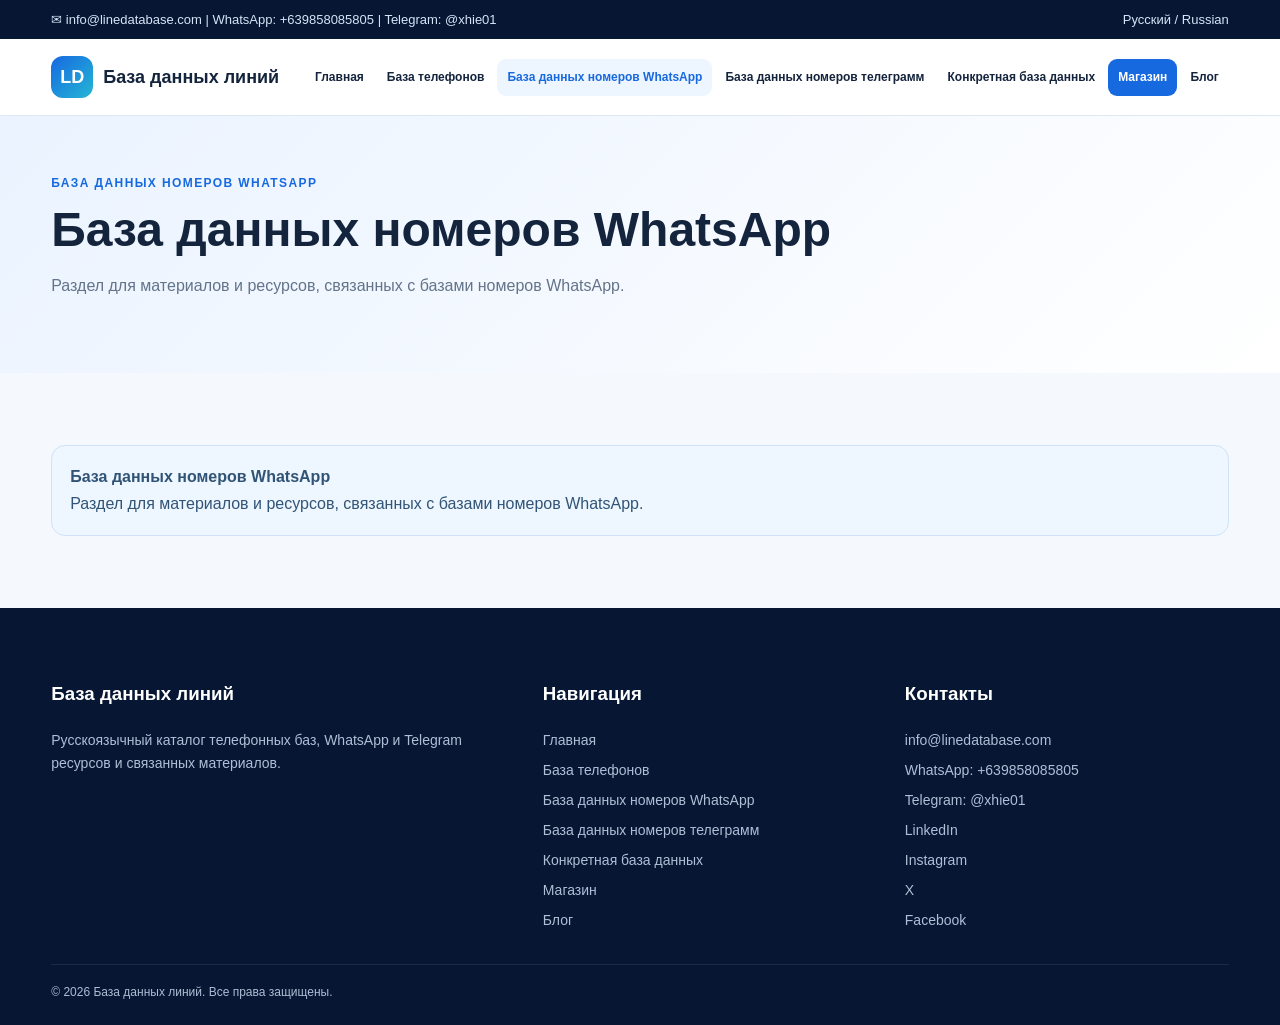
<file: whatsapp-number-database.html>
<!doctype html><html lang="ru"><head><meta charset="utf-8"><meta name="viewport" content="width=device-width,initial-scale=1"><title>База данных номеров WhatsApp</title><meta name="description" content="Раздел для материалов и ресурсов, связанных с базами номеров WhatsApp."><link rel="stylesheet" href="style.css"></head><body><div class="topbar"><div class="container"><span>✉ info@linedatabase.com | WhatsApp: +639858085805 | Telegram: @xhie01</span><span>Русский / Russian</span></div></div><header class="header"><div class="container nav"><a class="brand" href="index.html"><span class="brand-mark">LD</span>База данных линий</a><nav class="menu"><a class="" href="index.html">Главная</a><a class="" href="phone-base.html">База телефонов</a><a class="active " href="whatsapp-number-database.html">База данных номеров WhatsApp</a><a class="" href="telegram-number-database.html">База данных номеров телеграмм</a><a class="" href="specific-database.html">Конкретная база данных</a><a class="shop" href="shop.html">Магазин</a><a class="" href="blog.html">Блог</a></nav></div></header><section class="page-hero"><div class="container"><div class="eyebrow">БАЗА ДАННЫХ НОМЕРОВ WHATSAPP</div><h1>База данных номеров WhatsApp</h1><p>Раздел для материалов и ресурсов, связанных с базами номеров WhatsApp.</p></div></section><section><div class="container"><div class="notice"><strong>База данных номеров WhatsApp</strong><br>Раздел для материалов и ресурсов, связанных с базами номеров WhatsApp.</div></div></section><footer class="footer"><div class="container"><div class="footer-grid"><div><h3>База данных линий</h3><p>Русскоязычный каталог телефонных баз, WhatsApp и Telegram ресурсов и связанных материалов.</p></div><div><h3>Навигация</h3><div class="footer-links"><a href="index.html">Главная</a><a href="phone-base.html">База телефонов</a><a href="whatsapp-number-database.html">База данных номеров WhatsApp</a><a href="telegram-number-database.html">База данных номеров телеграмм</a><a href="specific-database.html">Конкретная база данных</a><a href="shop.html">Магазин</a><a href="blog.html">Блог</a></div></div><div><h3>Контакты</h3><div class="footer-links"><a href="mailto:info@linedatabase.com">info@linedatabase.com</a><a href="https://wa.me/639858085805">WhatsApp: +639858085805</a><a href="https://t.me/xhie01">Telegram: @xhie01</a><a href="https://www.linkedin.com/company/linedatabase">LinkedIn</a><a href="https://www.instagram.com/linedatabases/">Instagram</a><a href="https://x.com/linedatabase">X</a><a href="https://www.facebook.com/linedatabase">Facebook</a></div></div></div><div class="copyright">© 2026 База данных линий. Все права защищены.</div></div></footer></body></html>
</file>
<file: style.css>
:root{--blue:#1769e0;--navy:#071a3b;--text:#14243d;--muted:#63738a;--bg:#f5f8fc;--line:#dfe8f2}*{box-sizing:border-box}body{margin:0;font-family:Arial,sans-serif;color:var(--text);background:var(--bg);line-height:1.65}a{text-decoration:none;color:inherit}.container{width:min(1180px,92%);margin:auto}.topbar{background:#061633;color:#d7e4f7;font-size:13px}.topbar .container{display:flex;justify-content:space-between;gap:20px;padding:9px 0;flex-wrap:wrap}.header{background:#fff;border-bottom:1px solid var(--line);position:sticky;top:0;z-index:50}.nav{min-height:76px;display:flex;align-items:center;justify-content:space-between;gap:20px}.brand{display:flex;align-items:center;gap:10px;font-weight:900;font-size:18px}.brand-mark{width:42px;height:42px;border-radius:12px;background:linear-gradient(135deg,#1769e0,#24b6d5);color:#fff;display:grid;place-items:center}.menu{display:flex;gap:3px;flex-wrap:wrap}.menu a{padding:9px 10px;border-radius:9px;font-size:12px;font-weight:800}.menu a:hover,.menu a.active{background:#edf5ff;color:var(--blue)}.menu .shop{background:var(--blue);color:#fff}.hero{background:linear-gradient(135deg,#061936,#0a3c82 58%,#1769e0);color:#fff;padding:82px 0}.hero-grid{display:grid;grid-template-columns:1.2fr .8fr;gap:50px;align-items:center}.badge{display:inline-block;border:1px solid #ffffff3a;background:#ffffff12;border-radius:99px;padding:7px 12px;font-size:11px;font-weight:900}.hero h1{font-size:clamp(40px,5.5vw,68px);line-height:1.02;margin:18px 0}.hero p{font-size:18px;color:#dce9fa;max-width:720px}.buttons{display:flex;gap:12px;flex-wrap:wrap;margin-top:26px}.btn{display:inline-block;padding:13px 18px;border-radius:11px;font-weight:900}.btn-light{background:#fff;color:#135dc7}.btn-outline{border:1px solid #ffffff4d;color:#fff;background:#ffffff10}.hero-card{background:#ffffff12;border:1px solid #ffffff2c;border-radius:22px;padding:22px}.metric{padding:16px;background:#00000018;border-radius:13px;margin-top:10px}.metric strong{display:block;font-size:28px}.metric span{color:#d5e4f7;font-size:13px}section{padding:72px 0}.section-head{max-width:720px;margin-bottom:30px}.eyebrow{font-size:12px;letter-spacing:1.4px;color:var(--blue);font-weight:900}.section-head h2{font-size:38px;line-height:1.15;margin:8px 0}.section-head p{color:var(--muted)}.cards{display:grid;grid-template-columns:repeat(3,1fr);gap:16px}.feature,.country,.article{background:#fff;border:1px solid var(--line);border-radius:17px;padding:22px}.feature:hover,.country:hover,.article:hover{border-color:#a9c8ed}.icon{width:46px;height:46px;border-radius:13px;background:#eaf3ff;color:var(--blue);display:grid;place-items:center;font-size:21px}.feature h3{margin:12px 0 6px}.feature p,.article p{margin:0;color:var(--muted);font-size:14px}.directory{background:#fff}.search{width:100%;padding:15px;border:1px solid var(--line);border-radius:12px;font-size:15px;margin-bottom:18px}.country-grid{display:grid;grid-template-columns:repeat(3,1fr);gap:13px}.country{padding:15px;font-weight:800;font-size:14px;display:flex;gap:10px;align-items:center}.country i{font-style:normal;background:#eaf3ff;color:var(--blue);padding:4px 7px;border-radius:7px}.page-hero{padding:58px 0;background:linear-gradient(135deg,#eaf3ff,#fff)}.page-hero h1{font-size:48px;line-height:1.1;margin:10px 0}.page-hero p{max-width:760px;color:var(--muted)}.notice{background:#eef6ff;border:1px solid #cfe2fa;padding:18px;border-radius:14px;color:#315476}.cta{background:linear-gradient(135deg,#08204a,#1264d2);color:#fff}.cta .container{display:flex;justify-content:space-between;align-items:center;gap:25px}.cta p{color:#d7e7fb}.footer{background:#061633;color:#adbed5;padding:52px 0 22px}.footer-grid{display:grid;grid-template-columns:1.4fr 1fr 1fr;gap:38px}.footer h3{color:#fff}.footer a,.footer p{font-size:14px;color:#aebfd6}.footer-links{display:grid;gap:7px}.copyright{border-top:1px solid #ffffff18;margin-top:32px;padding-top:18px;font-size:12px}@media(max-width:900px){.hero-grid,.footer-grid{grid-template-columns:1fr}.cards{grid-template-columns:repeat(2,1fr)}.country-grid{grid-template-columns:repeat(2,1fr)}.menu{display:none}}@media(max-width:580px){.cards,.country-grid{grid-template-columns:1fr}.hero{padding:58px 0}.page-hero h1{font-size:38px}.hero h1{font-size:42px}.cta .container{display:block}}
</file>
